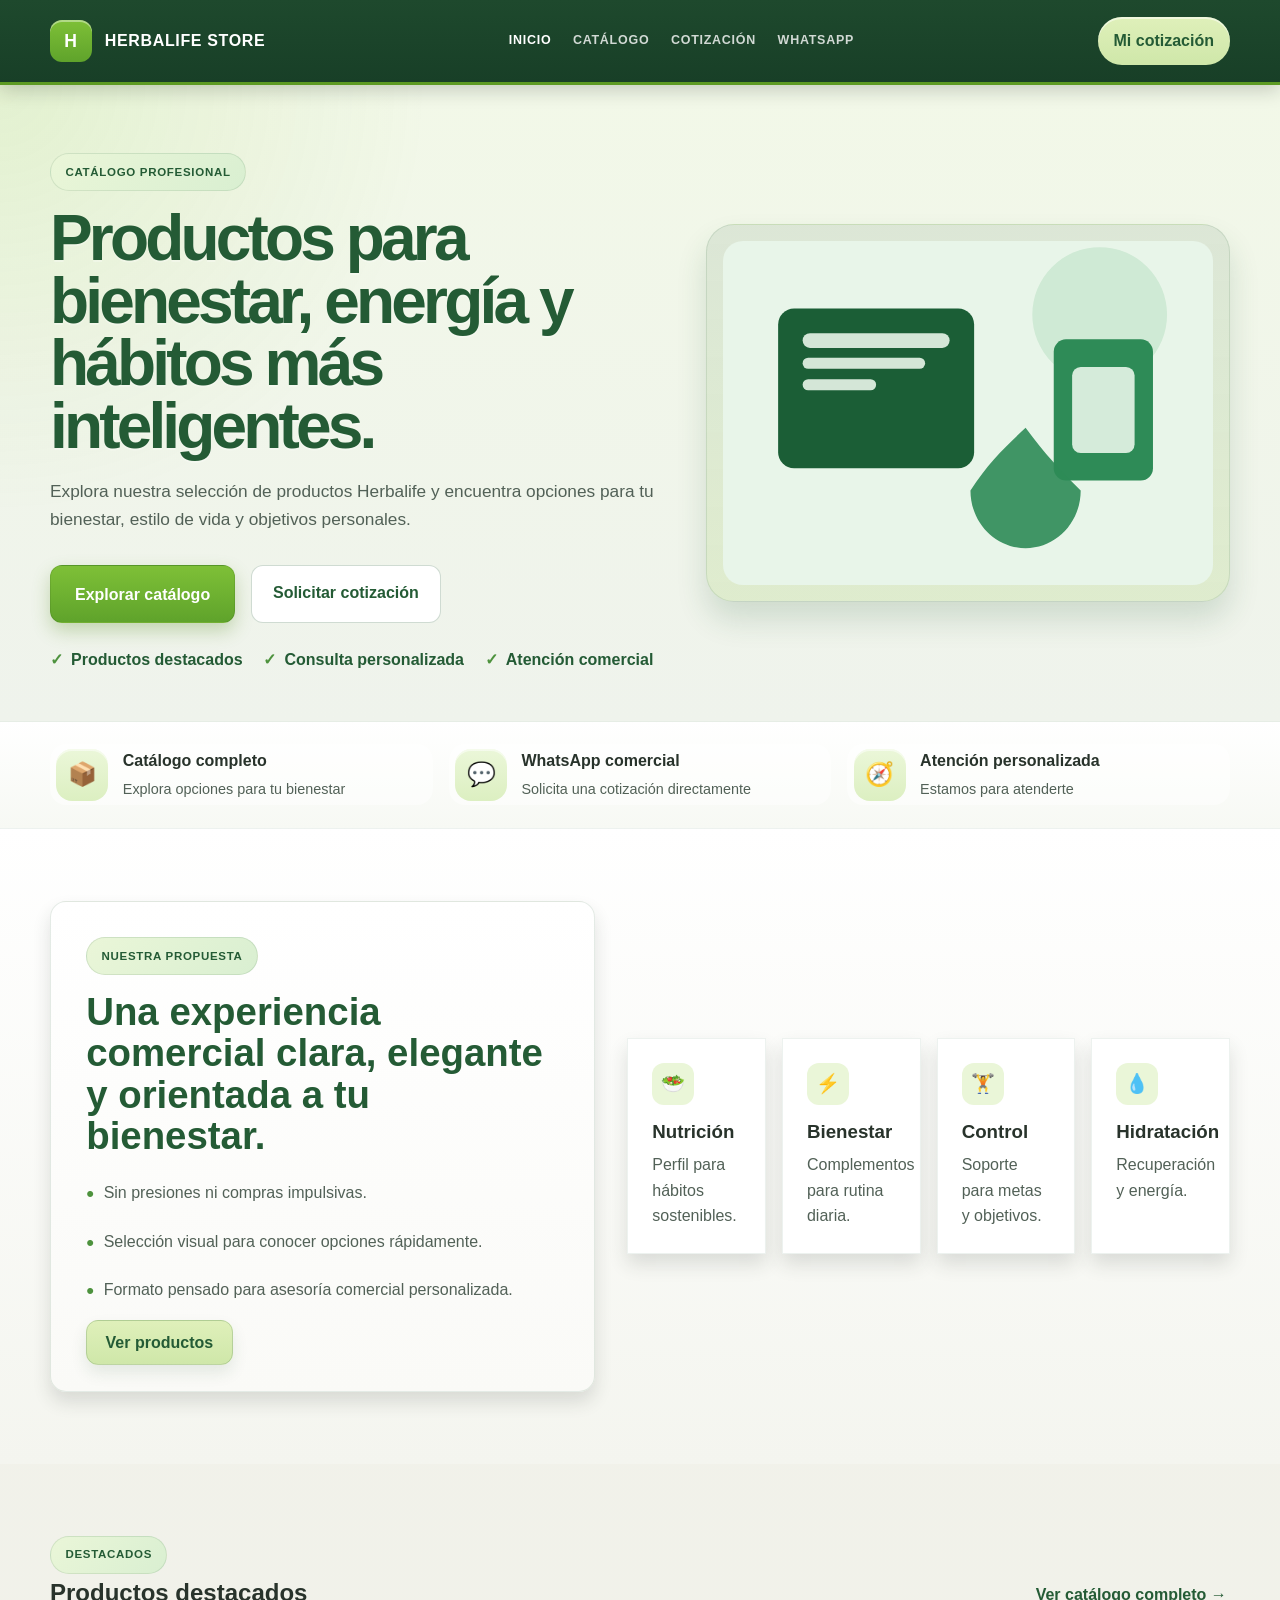
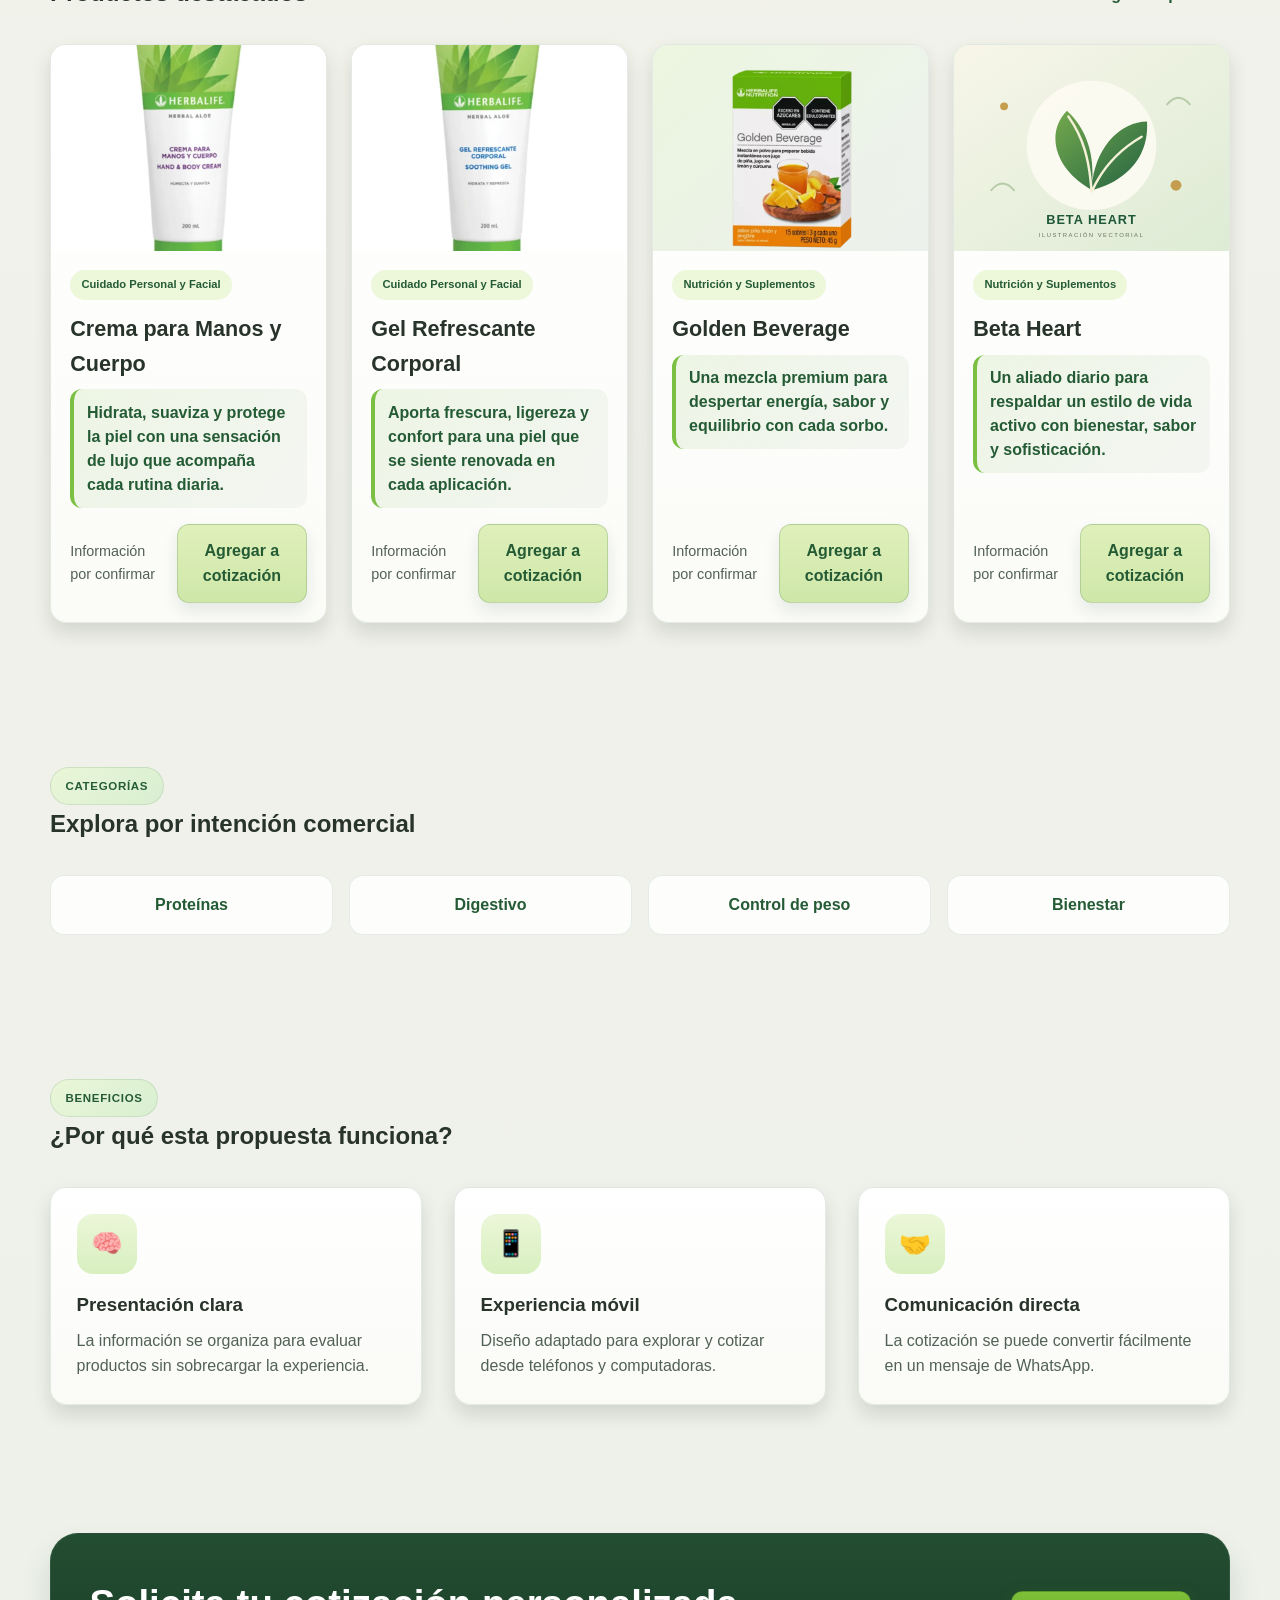
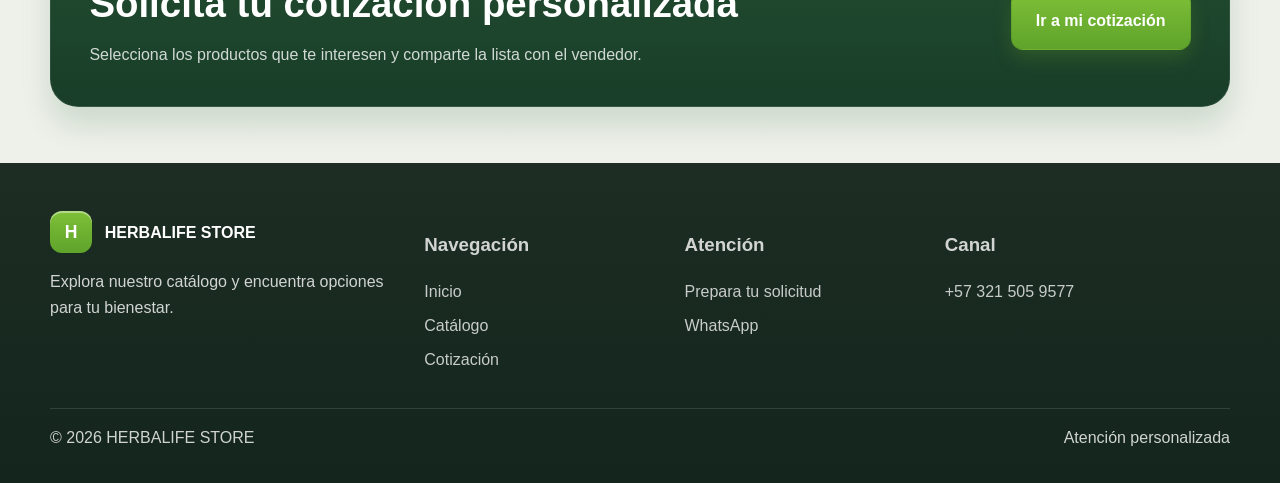
<file: index.html>
<!DOCTYPE html>
<html lang="es">
  <head>
    <meta charset="UTF-8" />
    <meta name="viewport" content="width=device-width, initial-scale=1.0" />
    <title>HERBALIFE STORE | Catálogo y cotizaciones</title>
    <meta name="description" content="Catálogo profesional de productos Herbalife para explorar opciones de bienestar y solicitar una cotización personalizada." />
    <link rel="stylesheet" href="assets/css/global.css" />
    <link rel="stylesheet" href="assets/css/components.css" />
    <link rel="stylesheet" href="assets/css/home.css" />
    <link rel="stylesheet" href="assets/css/responsive.css" />
  </head>
  <body>
    <header class="site-header">
      <div class="container header-inner">
        <a href="index.html" class="brand" aria-label="Inicio">
          <span class="brand-mark">H</span>
          <span>HERBALIFE STORE</span>
        </a>

        <button class="nav-toggle" type="button" aria-label="Abrir menú" aria-expanded="false">☰</button>

        <nav class="main-nav" id="mainNav" aria-label="Navegación principal">
          <a href="index.html" class="active">Inicio</a>
          <a href="catalogo.html">Catálogo</a>
          <a href="cotizacion.html">Cotización</a>
          <a href="https://wa.me/573215059577" target="_blank" rel="noopener">WhatsApp</a>
        </nav>

        <a href="cotizacion.html" class="quote-pill" aria-label="Ver mi cotización">
          <span>Mi cotización</span>
          <span class="quote-count" data-quote-count>0</span>
        </a>
      </div>
    </header>

    <main>
      <section class="hero">
        <div class="container hero-grid">
          <div class="hero-copy">
            <span class="eyebrow">Catálogo profesional</span>
            <h1>Productos para bienestar, energía y hábitos más inteligentes.</h1>
            <p>
              Explora nuestra selección de productos Herbalife y encuentra opciones para tu bienestar,
              estilo de vida y objetivos personales.
            </p>
            <div class="hero-actions">
              <a href="catalogo.html" class="primary-btn">Explorar catálogo</a>
              <a href="cotizacion.html" class="outline-btn">Solicitar cotización</a>
            </div>
            <ul class="hero-points">
              <li>Productos destacados</li>
              <li>Consulta personalizada</li>
              <li>Atención comercial</li>
            </ul>
          </div>

          <div class="hero-media">
            <img src="assets/img/banners/hero-illustration.svg" alt="Productos y bienestar" />
          </div>
        </div>
      </section>

      <div class="info-strip">
        <div class="container">
          <div class="info-box">
            <div class="icon">📦</div>
            <div>
              <strong>Catálogo completo</strong>
              <span>Explora opciones para tu bienestar</span>
            </div>
          </div>
          <div class="info-box">
            <div class="icon">💬</div>
            <div>
              <strong>WhatsApp comercial</strong>
              <span>Solicita una cotización directamente</span>
            </div>
          </div>
          <div class="info-box">
            <div class="icon">🧭</div>
            <div>
              <strong>Atención personalizada</strong>
              <span>Estamos para atenderte</span>
            </div>
          </div>
        </div>
      </div>

      <section class="section HomeAbout">
        <div class="container">
          <div class="about-grid">
            <div class="about-card">
              <span class="eyebrow">Nuestra propuesta</span>
              <h2>Una experiencia comercial clara, elegante y orientada a tu bienestar.</h2>
              <ul class="about-list">
                <li>Sin presiones ni compras impulsivas.</li>
                <li>Selección visual para conocer opciones rápidamente.</li>
                <li>Formato pensado para asesoría comercial personalizada.</li>
              </ul>
              <a href="catalogo.html" class="secondary-btn">Ver productos</a>
            </div>

            <div class="category-preview">
              <div class="category-box">
                <span>🥗</span>
                <h3>Nutrición</h3>
                <p>Perfil para hábitos sostenibles.</p>
              </div>
              <div class="category-box">
                <span>⚡</span>
                <h3>Bienestar</h3>
                <p>Complementos para rutina diaria.</p>
              </div>
              <div class="category-box">
                <span>🏋️</span>
                <h3>Control</h3>
                <p>Soporte para metas y objetivos.</p>
              </div>
              <div class="category-box">
                <span>💧</span>
                <h3>Hidratación</h3>
                <p>Recuperación y energía.</p>
              </div>
            </div>
          </div>
        </div>
      </section>

      <section class="section">
        <div class="container">
          <div class="section-header">
            <div>
              <span class="eyebrow">Destacados</span>
              <h2>Productos destacados</h2>
            </div>
            <a href="catalogo.html" class="text-btn">Ver catálogo completo →</a>
          </div>
          <div class="product-grid" id="featuredGrid"></div>
        </div>
      </section>

      <section class="section">
        <div class="container">
          <div class="section-header">
            <div>
              <span class="eyebrow">Categorías</span>
              <h2>Explora por intención comercial</h2>
            </div>
          </div>
          <ul class="trust-list">
            <li>Proteínas</li>
            <li>Digestivo</li>
            <li>Control de peso</li>
            <li>Bienestar</li>
          </ul>
        </div>
      </section>

      <section class="section">
        <div class="container">
          <div class="section-header">
            <div>
              <span class="eyebrow">Beneficios</span>
              <h2>¿Por qué esta propuesta funciona?</h2>
            </div>
          </div>

          <div class="benefits-grid">
            <article class="benefit-card">
              <div class="icon">🧠</div>
              <h3>Presentación clara</h3>
              <p>La información se organiza para evaluar productos sin sobrecargar la experiencia.</p>
            </article>
            <article class="benefit-card">
              <div class="icon">📱</div>
              <h3>Experiencia móvil</h3>
              <p>Diseño adaptado para explorar y cotizar desde teléfonos y computadoras.</p>
            </article>
            <article class="benefit-card">
              <div class="icon">🤝</div>
              <h3>Comunicación directa</h3>
              <p>La cotización se puede convertir fácilmente en un mensaje de WhatsApp.</p>
            </article>
          </div>
        </div>
      </section>

      <section class="cta-panel">
        <div class="container">
          <div class="cta-box">
            <div>
              <h2>Solicita tu cotización personalizada</h2>
              <p>Selecciona los productos que te interesen y comparte la lista con el vendedor.</p>
            </div>
            <a href="cotizacion.html" class="primary-btn">Ir a mi cotización</a>
          </div>
        </div>
      </section>
    </main>

    <footer class="footer">
      <div class="container">
        <div class="footer-grid">
          <div>
            <div class="footer-brand">
              <span class="brand-mark">H</span>
              <span>HERBALIFE STORE</span>
            </div>
            <p>Explora nuestro catálogo y encuentra opciones para tu bienestar.</p>
          </div>
          <div>
            <h3>Navegación</h3>
            <div class="footer-nav">
              <a href="index.html">Inicio</a>
              <a href="catalogo.html">Catálogo</a>
              <a href="cotizacion.html">Cotización</a>
            </div>
          </div>
          <div>
            <h3>Atención</h3>
            <div class="footer-nav">
              <a href="cotizacion.html">Prepara tu solicitud</a>
              <a href="https://wa.me/573215059577" target="_blank" rel="noopener">WhatsApp</a>
            </div>
          </div>
          <div>
            <h3>Canal</h3>
            <div class="footer-nav">
              <a href="https://wa.me/573215059577" target="_blank" rel="noopener">+57 321 505 9577</a>
            </div>
          </div>
        </div>
        <div class="footer-bottom">
          <span>© <span id="currentYear"></span> HERBALIFE STORE</span>
          <span>Atención personalizada</span>
        </div>
      </div>
    </footer>

    <script src="assets/js/config.js" defer></script>
    <script src="assets/js/products.js" defer></script>
    <script src="assets/js/cart.js" defer></script>
    <script src="assets/js/app.js" defer></script>
  </body>
</html>
</file>
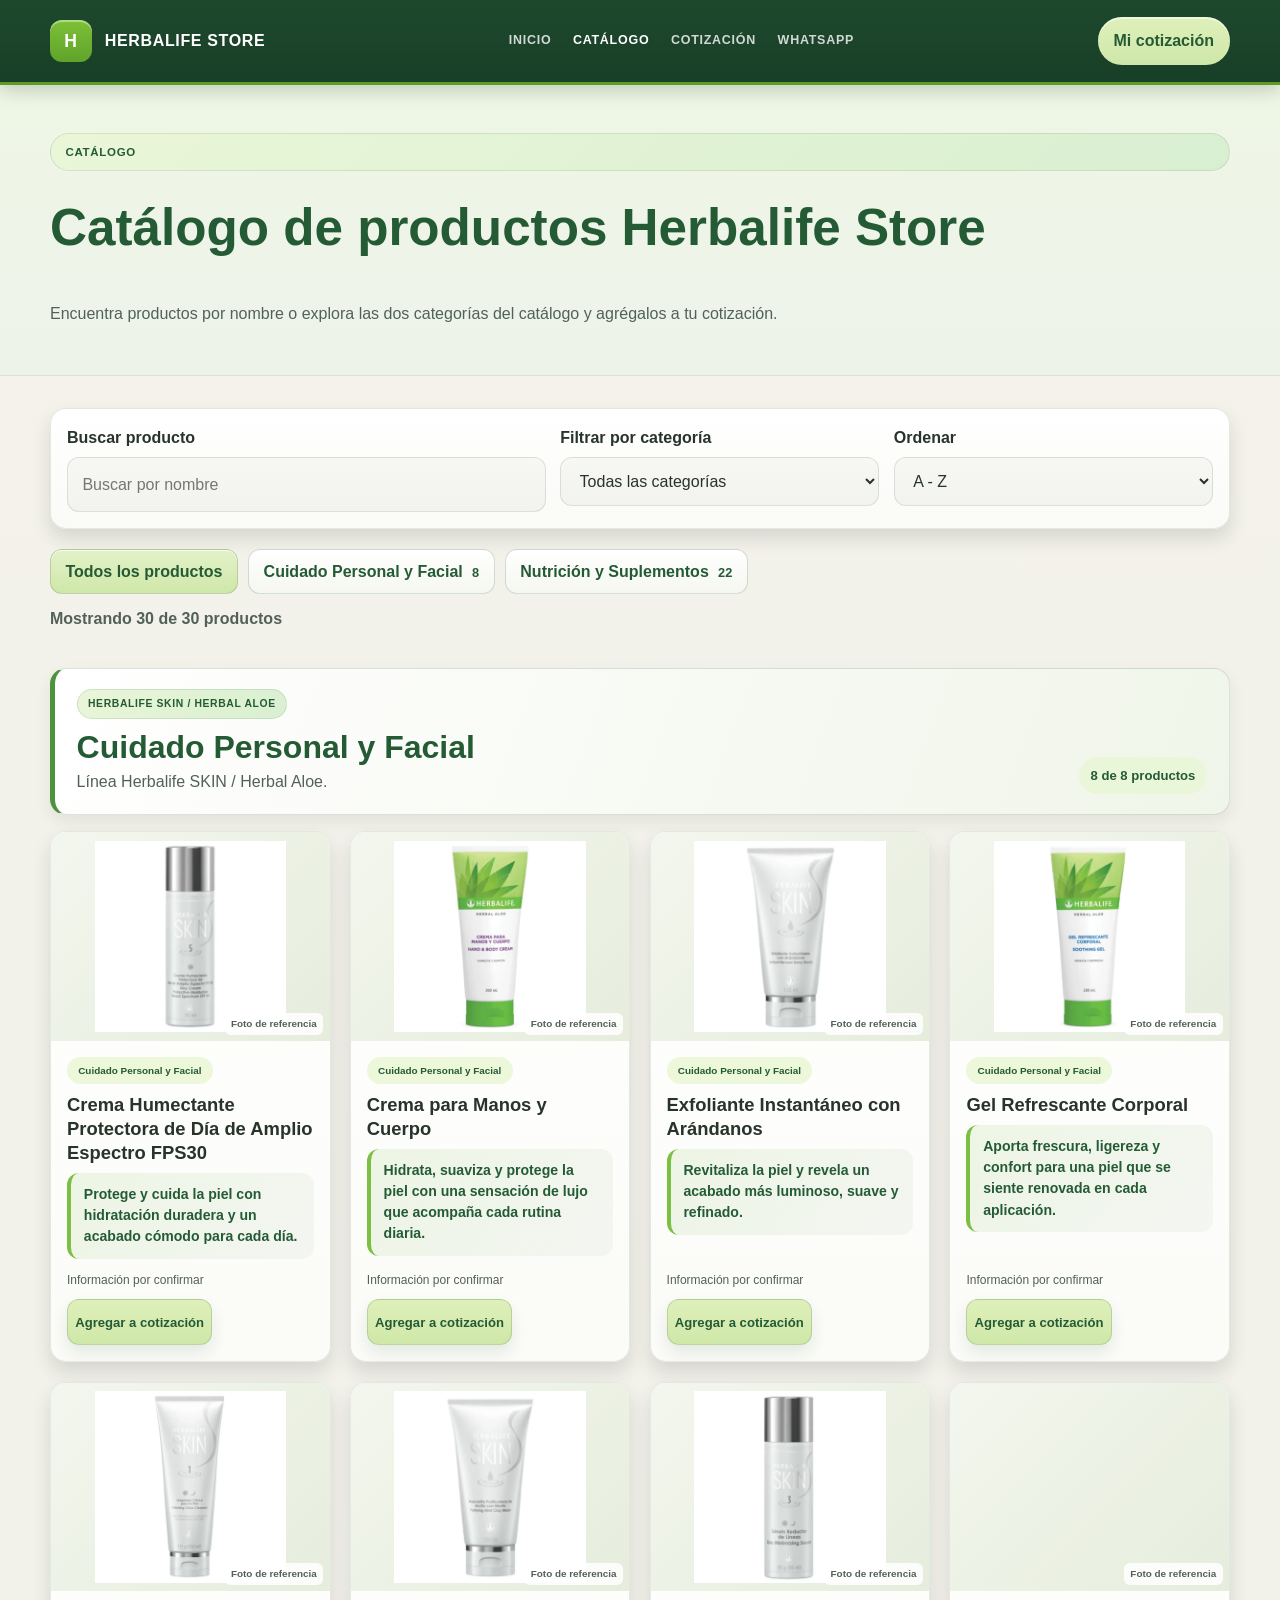
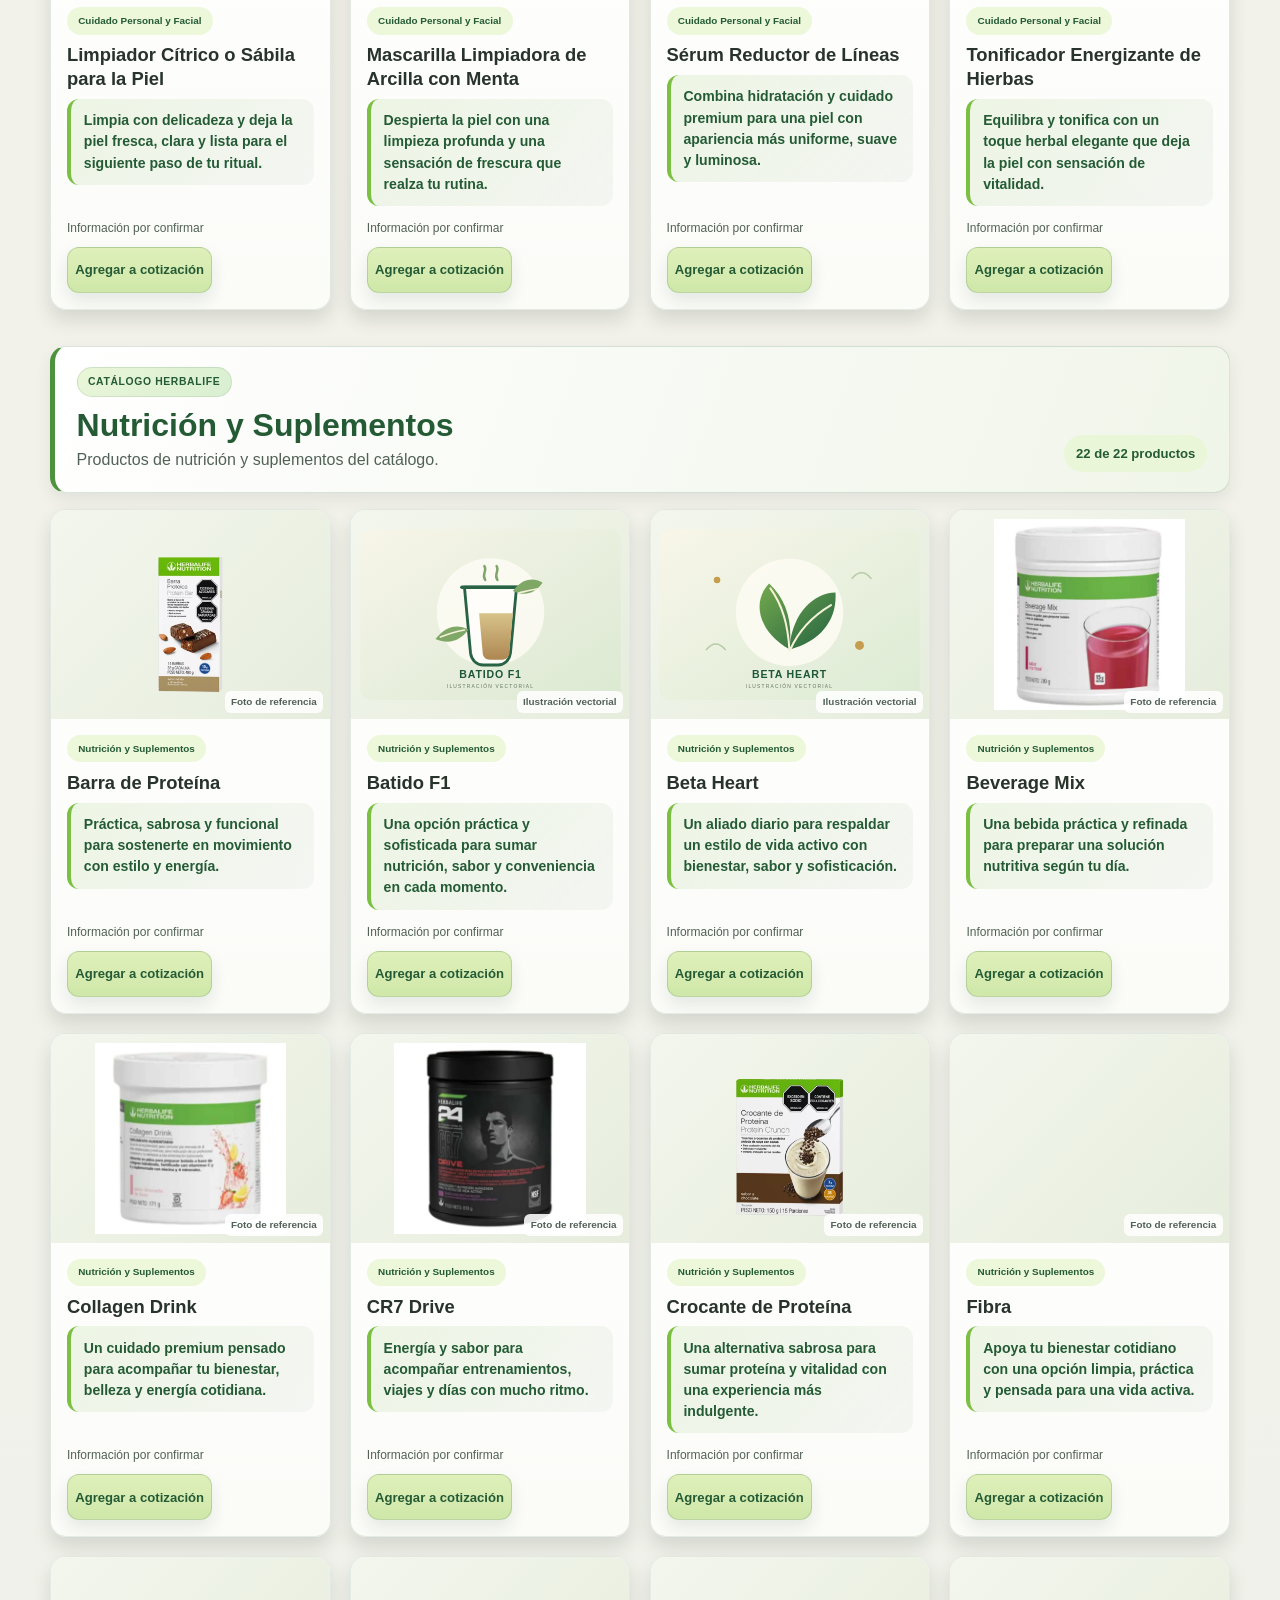
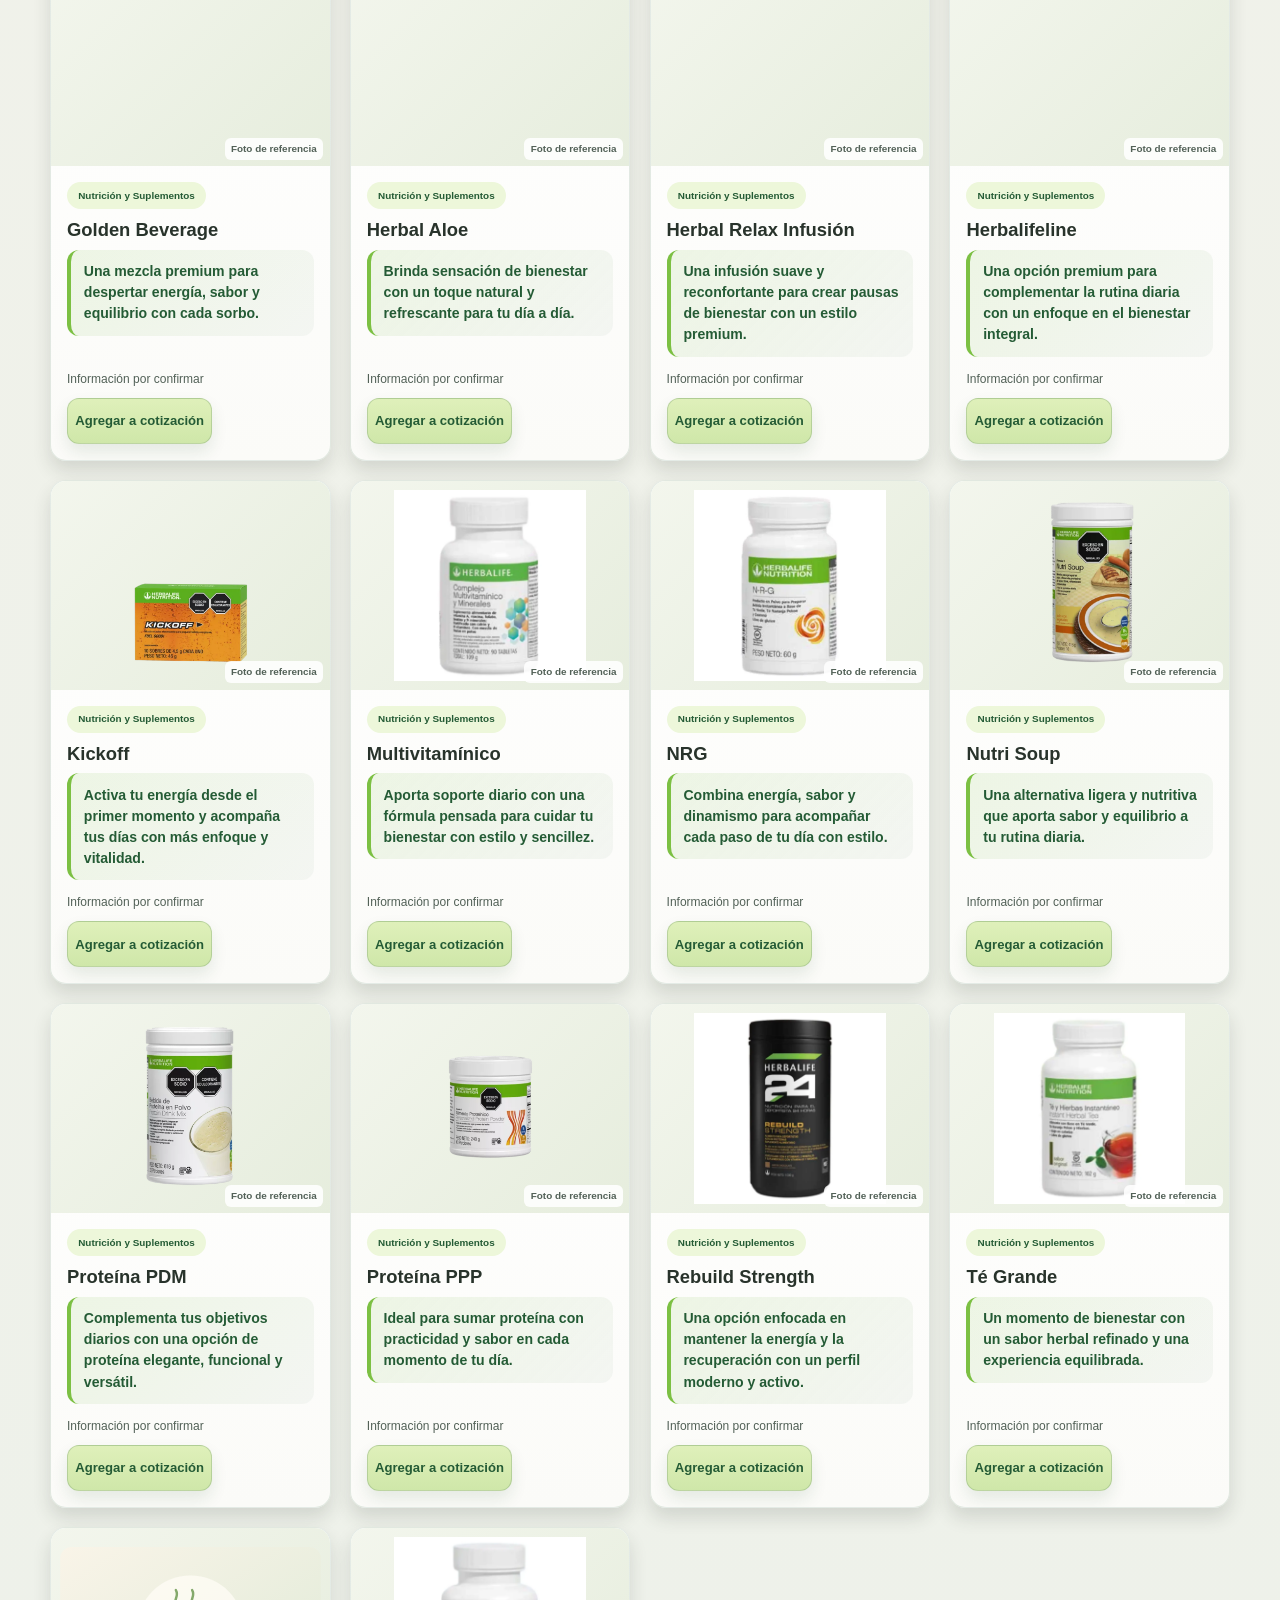
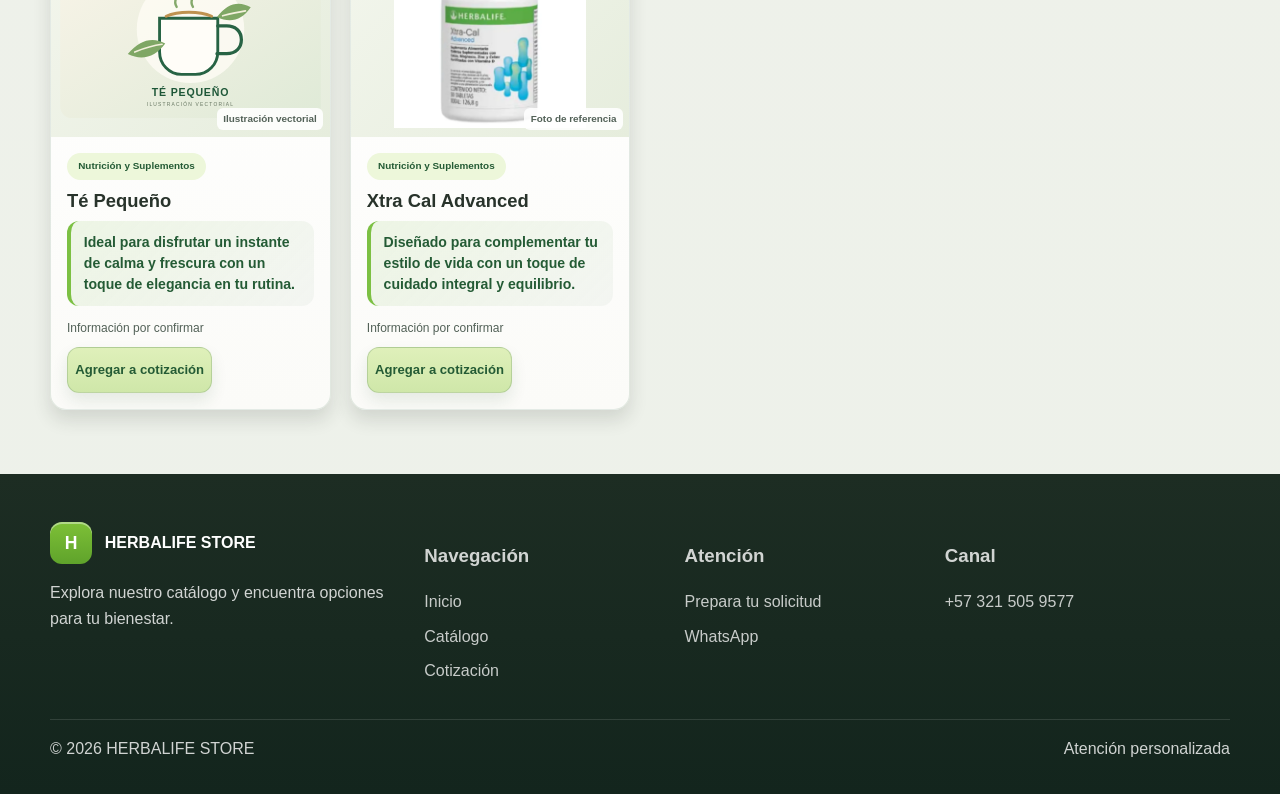
<file: catalogo.html>
<!DOCTYPE html>
<html lang="es">
  <head>
    <meta charset="UTF-8" />
    <meta name="viewport" content="width=device-width, initial-scale=1.0" />
    <title>Catálogo | HERBALIFE STORE</title>
    <link rel="stylesheet" href="assets/css/global.css" />
    <link rel="stylesheet" href="assets/css/components.css" />
    <link rel="stylesheet" href="assets/css/catalogo.css" />
    <link rel="stylesheet" href="assets/css/responsive.css" />
  </head>
  <body>
    <header class="site-header">
      <div class="container header-inner">
        <a href="index.html" class="brand" aria-label="Inicio">
          <span class="brand-mark">H</span>
          <span>HERBALIFE STORE</span>
        </a>

        <button class="nav-toggle" type="button" aria-label="Abrir menú" aria-expanded="false">☰</button>

        <nav class="main-nav" id="mainNav" aria-label="Navegación principal">
          <a href="index.html">Inicio</a>
          <a href="catalogo.html" class="active">Catálogo</a>
          <a href="cotizacion.html">Cotización</a>
          <a href="https://wa.me/573215059577" target="_blank" rel="noopener">WhatsApp</a>
        </nav>

        <a href="cotizacion.html" class="quote-pill" aria-label="Ver mi cotización">
          <span>Mi cotización</span>
          <span class="quote-count" data-quote-count>0</span>
        </a>
      </div>
    </header>

    <main>
      <section class="page-banner">
        <div class="container">
          <span class="eyebrow">Catálogo</span>
          <h1>Catálogo de productos Herbalife Store</h1>
          <p>Encuentra productos por nombre o explora las dos categorías del catálogo y agrégalos a tu cotización.</p>
        </div>
      </section>

      <section class="section catalog-section">
        <div class="container">
          <div class="catalog-toolbar">
            <div class="filter-panel">
              <div class="field">
                <label for="catalogSearch">Buscar producto</label>
                <input id="catalogSearch" type="search" placeholder="Buscar por nombre" autocomplete="off" />
              </div>

              <div class="field">
                <label for="categoryFilter">Filtrar por categoría</label>
                <select id="categoryFilter">
                  <option value="all">Todas las categorías</option>
                  <option value="personal">Cuidado Personal y Facial</option>
                  <option value="nutrition">Nutrición y Suplementos</option>
                </select>
              </div>

              <div class="field">
                <label for="sortOrder">Ordenar</label>
                <select id="sortOrder">
                  <option value="name-asc">A - Z</option>
                  <option value="name-desc">Z - A</option>
                </select>
              </div>
            </div>
          </div>

          <nav class="category-navigation" id="categoryNavigation" aria-label="Navegar por categoría">
            <button type="button" class="category-nav-button" data-category-nav="all" aria-pressed="true">Todos los productos</button>
            <button type="button" class="category-nav-button" data-category-nav="personal" aria-pressed="false">Cuidado Personal y Facial <span>8</span></button>
            <button type="button" class="category-nav-button" data-category-nav="nutrition" aria-pressed="false">Nutrición y Suplementos <span>22</span></button>
          </nav>
          <p class="catalog-result-count" id="catalogResultCount" aria-live="polite"></p>
          <div id="catalogSections"></div>
        </div>
      </section>
    </main>

    <footer class="footer">
      <div class="container">
        <div class="footer-grid">
          <div>
            <div class="footer-brand">
              <span class="brand-mark">H</span>
              <span>HERBALIFE STORE</span>
            </div>
            <p>Explora nuestro catálogo y encuentra opciones para tu bienestar.</p>
          </div>
          <div>
            <h3>Navegación</h3>
            <div class="footer-nav">
              <a href="index.html">Inicio</a>
              <a href="catalogo.html">Catálogo</a>
              <a href="cotizacion.html">Cotización</a>
            </div>
          </div>
          <div>
            <h3>Atención</h3>
            <div class="footer-nav">
              <a href="cotizacion.html">Prepara tu solicitud</a>
              <a href="https://wa.me/573215059577" target="_blank" rel="noopener">WhatsApp</a>
            </div>
          </div>
          <div>
            <h3>Canal</h3>
            <div class="footer-nav">
              <a href="https://wa.me/573215059577" target="_blank" rel="noopener">+57 321 505 9577</a>
            </div>
          </div>
        </div>
        <div class="footer-bottom">
          <span>© <span id="currentYear"></span> HERBALIFE STORE</span>
          <span>Atención personalizada</span>
        </div>
      </div>
    </footer>

    <script src="assets/js/config.js" defer></script>
    <script src="assets/js/products.js" defer></script>
    <script src="assets/js/cart.js" defer></script>
    <script src="assets/js/app.js" defer></script>
    <script src="assets/js/catalog.js" defer></script>
  </body>
</html>
</file>
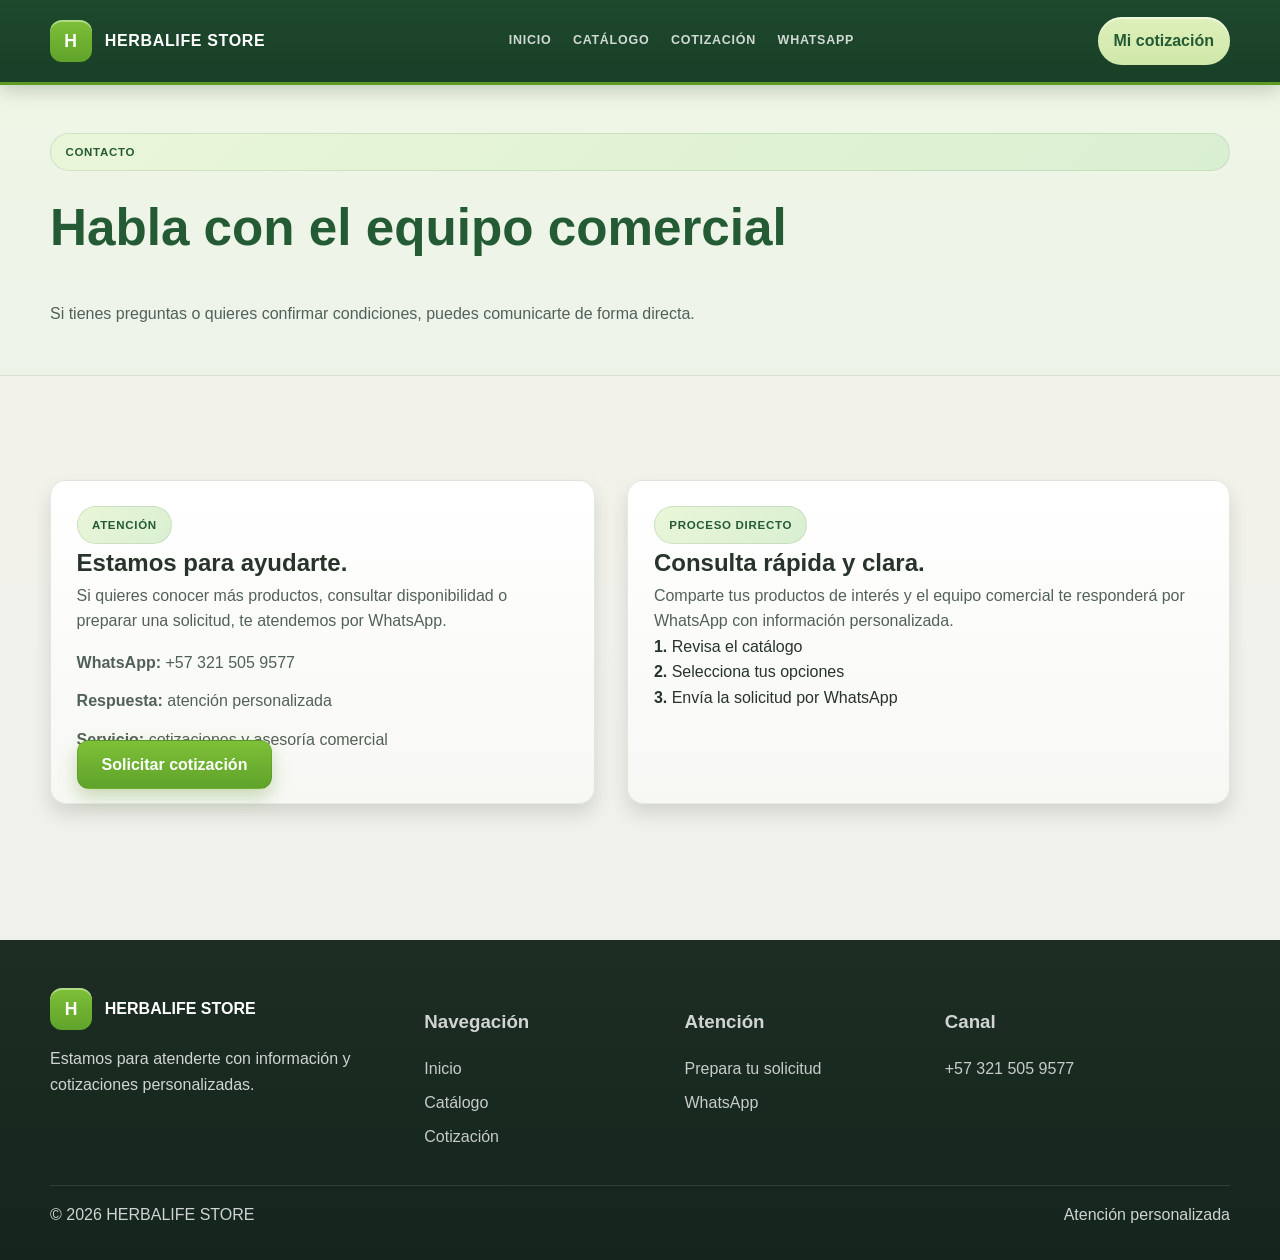
<file: contacto.html>
<!DOCTYPE html>
<html lang="es">
  <head>
    <meta charset="UTF-8" />
    <meta name="viewport" content="width=device-width, initial-scale=1.0" />
    <title>Contacto | HERBALIFE STORE</title>
    <link rel="stylesheet" href="assets/css/global.css" />
    <link rel="stylesheet" href="assets/css/components.css" />
    <link rel="stylesheet" href="assets/css/responsive.css" />
  </head>
  <body>
    <header class="site-header">
      <div class="container header-inner">
        <a href="index.html" class="brand" aria-label="Inicio">
          <span class="brand-mark">H</span>
          <span>HERBALIFE STORE</span>
        </a>

        <button class="nav-toggle" type="button" aria-label="Abrir menú" aria-expanded="false">☰</button>

        <nav class="main-nav" id="mainNav" aria-label="Navegación principal">
          <a href="index.html">Inicio</a>
          <a href="catalogo.html">Catálogo</a>
          <a href="cotizacion.html">Cotización</a>
          <a href="https://wa.me/573215059577" target="_blank" rel="noopener">WhatsApp</a>
        </nav>

        <a href="cotizacion.html" class="quote-pill" aria-label="Ver mi cotización">
          <span>Mi cotización</span>
          <span class="quote-count" data-quote-count>0</span>
        </a>
      </div>
    </header>

    <main>
      <section class="page-banner">
        <div class="container">
          <span class="eyebrow">Contacto</span>
          <h1>Habla con el equipo comercial</h1>
          <p>Si tienes preguntas o quieres confirmar condiciones, puedes comunicarte de forma directa.</p>
        </div>
      </section>

      <section class="section">
        <div class="container contact-grid">
          <div class="contact-card">
            <span class="eyebrow">Atención</span>
            <h2>Estamos para ayudarte.</h2>
            <p>Si quieres conocer más productos, consultar disponibilidad o preparar una solicitud, te atendemos por WhatsApp.</p>
            <ul class="contact-list">
              <li><strong>WhatsApp:</strong> +57 321 505 9577</li>
              <li><strong>Respuesta:</strong> atención personalizada</li>
              <li><strong>Servicio:</strong> cotizaciones y asesoría comercial</li>
            </ul>
            <div class="contact-actions">
              <a href="https://wa.me/573215059577?text=Hola%2C%20quiero%20consultar%20productos%20y%20solicitar%20una%20cotizaci%C3%B3n." class="primary-btn" target="_blank" rel="noopener">Solicitar cotización</a>
            </div>
          </div>

          <div class="contact-card solace-card">
            <span class="eyebrow">Proceso directo</span>
            <h2>Consulta rápida y clara.</h2>
            <p>Comparte tus productos de interés y el equipo comercial te responderá por WhatsApp con información personalizada.</p>
            <div class="benefit-list">
              <div>
                <strong>1.</strong>
                <span>Revisa el catálogo</span>
              </div>
              <div>
                <strong>2.</strong>
                <span>Selecciona tus opciones</span>
              </div>
              <div>
                <strong>3.</strong>
                <span>Envía la solicitud por WhatsApp</span>
              </div>
            </div>
          </div>
        </div>
      </section>
    </main>

    <footer class="footer">
      <div class="container">
        <div class="footer-grid">
          <div>
            <div class="footer-brand">
              <span class="brand-mark">H</span>
              <span>HERBALIFE STORE</span>
            </div>
            <p>Estamos para atenderte con información y cotizaciones personalizadas.</p>
          </div>
          <div>
            <h3>Navegación</h3>
            <div class="footer-nav">
              <a href="index.html">Inicio</a>
              <a href="catalogo.html">Catálogo</a>
              <a href="cotizacion.html">Cotización</a>
            </div>
          </div>
          <div>
            <h3>Atención</h3>
            <div class="footer-nav">
              <a href="cotizacion.html">Prepara tu solicitud</a>
              <a href="https://wa.me/573215059577" target="_blank" rel="noopener">WhatsApp</a>
            </div>
          </div>
          <div>
            <h3>Canal</h3>
            <div class="footer-nav">
              <a href="https://wa.me/573215059577" target="_blank" rel="noopener">+57 321 505 9577</a>
            </div>
          </div>
        </div>
        <div class="footer-bottom">
          <span>© <span id="currentYear"></span> HERBALIFE STORE</span>
          <span>Atención personalizada</span>
        </div>
      </div>
    </footer>

    <script src="assets/js/config.js" defer></script>
    <script src="assets/js/products.js" defer></script>
    <script src="assets/js/cart.js" defer></script>
    <script src="assets/js/app.js" defer></script>
  </body>
</html>
</file>
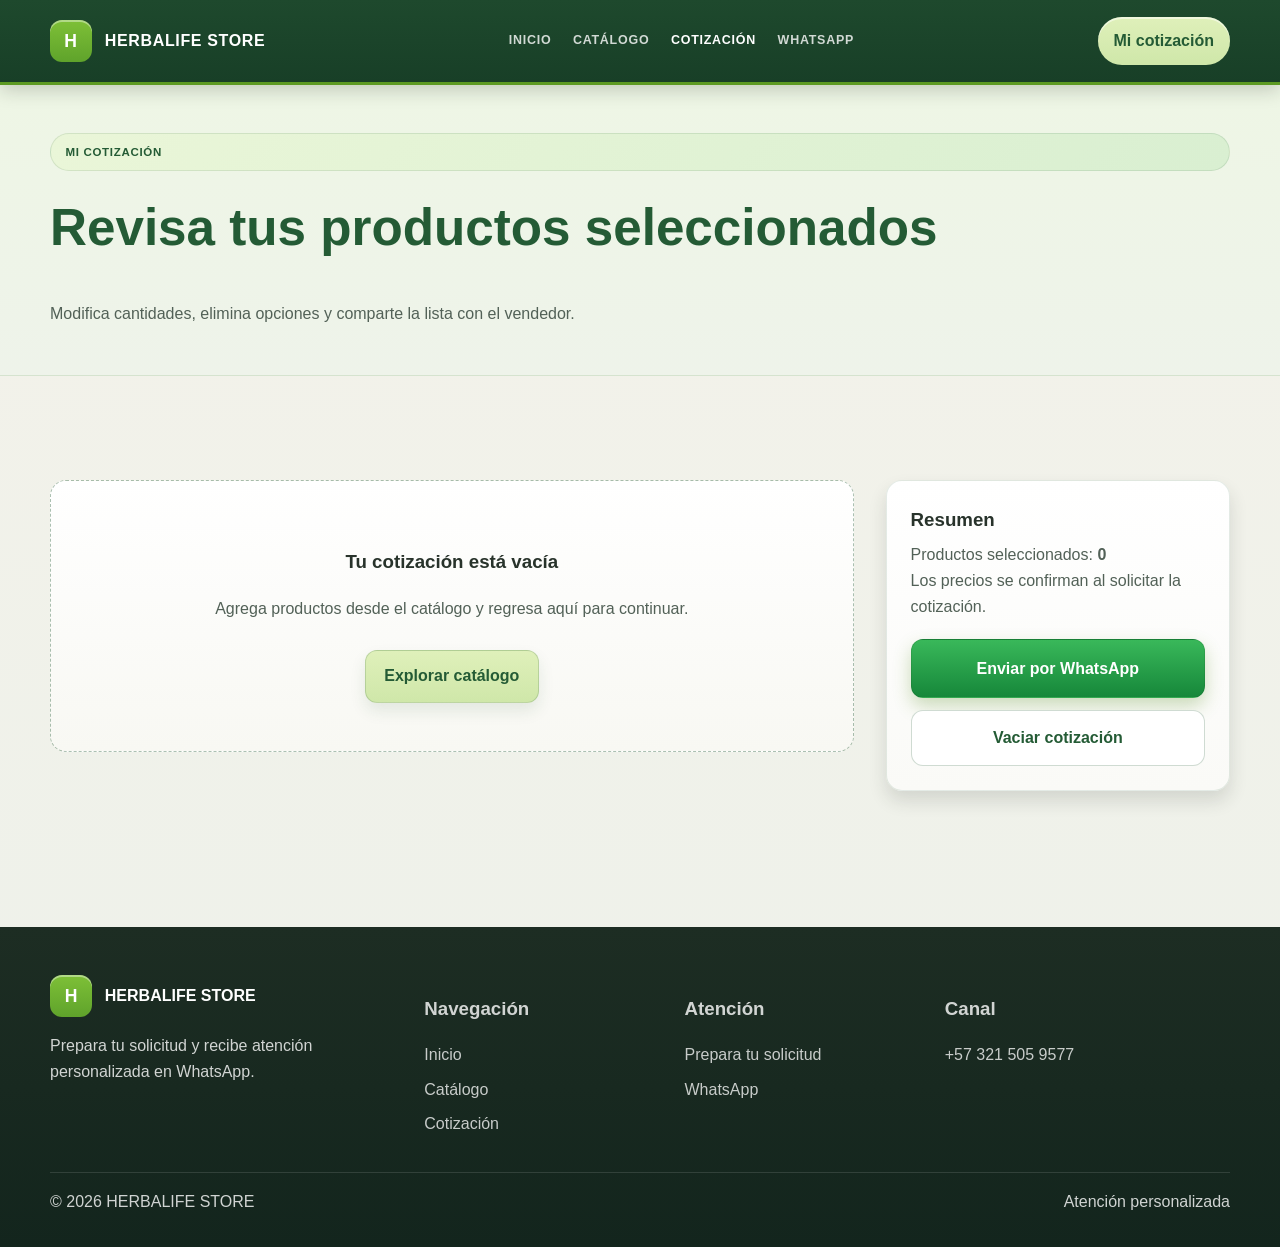
<file: cotizacion.html>
<!DOCTYPE html>
<html lang="es">
  <head>
    <meta charset="UTF-8" />
    <meta name="viewport" content="width=device-width, initial-scale=1.0" />
    <title>Mi cotización | HERBALIFE STORE</title>
    <link rel="stylesheet" href="assets/css/global.css" />
    <link rel="stylesheet" href="assets/css/components.css" />
    <link rel="stylesheet" href="assets/css/responsive.css" />
  </head>
  <body>
    <header class="site-header">
      <div class="container header-inner">
        <a href="index.html" class="brand" aria-label="Inicio">
          <span class="brand-mark">H</span>
          <span>HERBALIFE STORE</span>
        </a>

        <button class="nav-toggle" type="button" aria-label="Abrir menú" aria-expanded="false">☰</button>

        <nav class="main-nav" id="mainNav" aria-label="Navegación principal">
          <a href="index.html">Inicio</a>
          <a href="catalogo.html">Catálogo</a>
          <a href="cotizacion.html" class="active">Cotización</a>
          <a href="https://wa.me/573215059577" target="_blank" rel="noopener">WhatsApp</a>
        </nav>

        <a href="cotizacion.html" class="quote-pill" aria-label="Ver mi cotización">
          <span>Mi cotización</span>
          <span class="quote-count" data-quote-count>0</span>
        </a>
      </div>
    </header>

    <main>
      <section class="page-banner">
        <div class="container">
          <span class="eyebrow">Mi cotización</span>
          <h1>Revisa tus productos seleccionados</h1>
          <p>Modifica cantidades, elimina opciones y comparte la lista con el vendedor.</p>
        </div>
      </section>

      <section class="section">
        <div class="container quote-layout">
          <div>
            <div class="quote-list" id="quoteItems"></div>
          </div>

          <aside id="quoteSummary" class="summary-box"></aside>
        </div>
      </section>
    </main>

    <footer class="footer">
      <div class="container">
        <div class="footer-grid">
          <div>
            <div class="footer-brand">
              <span class="brand-mark">H</span>
              <span>HERBALIFE STORE</span>
            </div>
            <p>Prepara tu solicitud y recibe atención personalizada en WhatsApp.</p>
          </div>
          <div>
            <h3>Navegación</h3>
            <div class="footer-nav">
              <a href="index.html">Inicio</a>
              <a href="catalogo.html">Catálogo</a>
              <a href="cotizacion.html">Cotización</a>
            </div>
          </div>
          <div>
            <h3>Atención</h3>
            <div class="footer-nav">
              <a href="cotizacion.html">Prepara tu solicitud</a>
              <a href="https://wa.me/573215059577" target="_blank" rel="noopener">WhatsApp</a>
            </div>
          </div>
          <div>
            <h3>Canal</h3>
            <div class="footer-nav">
              <a href="https://wa.me/573215059577" target="_blank" rel="noopener">+57 321 505 9577</a>
            </div>
          </div>
        </div>
        <div class="footer-bottom">
          <span>© <span id="currentYear"></span> HERBALIFE STORE</span>
          <span>Atención personalizada</span>
        </div>
      </div>
    </footer>

    <script src="assets/js/config.js" defer></script>
    <script src="assets/js/products.js" defer></script>
    <script src="assets/js/cart.js" defer></script>
    <script src="assets/js/whatsapp.js" defer></script>
    <script src="assets/js/app.js" defer></script>
    <script src="assets/js/quotation.js" defer></script>
  </body>
</html>
</file>
<file: assets/css/global.css>
:root {
  --green-900: #245B35;
  --green-800: #2f6b3f;
  --green-700: #4D923D;
  --green-600: #78BE20;
  --green-100: #EAF6D8;
  --green-50: #F3F7EE;
  --cream: #F5F3E9;
  --white: #FFFFFF;
  --gray-50: #F0F1ED;
  --gray-100: #E8EAE5;
  --gray-200: #D9DED6;
  --gray-600: #526157;
  --gray-900: #28332B;
  --shadow-soft: 0 18px 30px rgba(36, 91, 53, 0.16);
  --shadow-card: 0 10px 18px rgba(40, 51, 43, 0.14);
  --radius-lg: 24px;
  --radius-md: 16px;
  --radius-sm: 10px;
  --max-width: 1180px;
}

* {
  box-sizing: border-box;
}

html {
  scroll-behavior: smooth;
}

body {
  margin: 0;
  font-family: "Segoe UI", Tahoma, Geneva, Verdana, sans-serif;
  background: linear-gradient(180deg, #f4f2ea 0%, #edf1ea 100%);
  color: var(--gray-900);
  line-height: 1.6;
}

a {
  color: inherit;
  text-decoration: none;
}

img {
  max-width: 100%;
  display: block;
}

button,
input,
select,
textarea {
  font: inherit;
}

.container {
  width: min(100% - 2rem, var(--max-width));
  margin: 0 auto;
}

.section {
  padding: 4.5rem 0;
}

.section-header {
  display: flex;
  justify-content: space-between;
  align-items: end;
  gap: 1rem;
  margin-bottom: 2rem;
}

.section-header h2,
.hero-copy h1,
.page-hero h1,
.quote-layout h2,
.contact-grid h2,
.page-banner h1 {
  margin: 0;
}

.section-header p,
.hero-copy p,
.page-hero p,
.quote-layout p,
.contact-grid p,
.page-banner p {
  color: var(--gray-600);
}

.eyebrow {
  display: inline-flex;
  align-items: center;
  gap: 0.5rem;
  background: linear-gradient(135deg, var(--green-100), #d9efd1);
  color: var(--green-900);
  border: 1px solid rgba(36, 91, 53, 0.12);
  font-weight: 800;
  padding: 0.55rem 0.9rem;
  border-radius: 999px;
  letter-spacing: 0.06em;
  font-size: 0.72rem;
  text-transform: uppercase;
}

.primary-btn,
.secondary-btn,
.outline-btn,
.text-btn,
.qty-btn {
  cursor: pointer;
  border: 0;
  transition: transform 0.2s ease, box-shadow 0.2s ease, opacity 0.2s ease;
}

.primary-btn:hover,
.secondary-btn:hover,
.outline-btn:hover,
.text-btn:hover,
.qty-btn:hover {
  transform: translateY(-2px);
}

.primary-btn {
  background: linear-gradient(180deg, #7ec037 0%, #5fa32b 100%);
  color: var(--white);
  padding: 0.96rem 1.5rem;
  border-radius: 12px;
  box-shadow: 0 8px 18px rgba(89, 143, 38, 0.3);
  border: 1px solid rgba(26, 59, 23, 0.12);
  font-weight: 800;
}

.secondary-btn {
  background: linear-gradient(180deg, #dff0ba 0%, #cfe7a9 100%);
  color: var(--green-900);
  padding: 0.8rem 1.15rem;
  border-radius: 12px;
  font-weight: 800;
  border: 1px solid rgba(36, 91, 53, 0.18);
  box-shadow: 0 8px 16px rgba(31, 77, 41, 0.1);
}

.outline-btn {
  background: var(--white);
  color: var(--green-900);
  border: 1px solid rgba(36, 91, 53, 0.22);
  padding: 0.88rem 1.3rem;
  border-radius: 12px;
  font-weight: 800;
  box-shadow: inset 0 1px 0 rgba(255,255,255,0.8);
}

.text-btn {
  background: transparent;
  color: var(--green-900);
  padding: 0.3rem 0.2rem;
  font-weight: 800;
}

.site-header {
  position: sticky;
  top: 0;
  z-index: 50;
  background: linear-gradient(180deg, #1e492d 0%, #183f27 100%);
  border-bottom: 3px solid rgba(120, 190, 32, 0.7);
  box-shadow: 0 5px 18px rgba(18, 32, 21, 0.2);
}

.header-inner {
  display: flex;
  align-items: center;
  justify-content: space-between;
  min-height: 82px;
  gap: 1rem;
}

.brand {
  display: inline-flex;
  align-items: center;
  gap: 0.8rem;
  font-weight: 900;
  color: var(--white);
  letter-spacing: 0.04em;
}

.brand-mark {
  width: 42px;
  height: 42px;
  display: grid;
  place-items: center;
  border-radius: 12px;
  background: linear-gradient(180deg, #7ec037 0%, #5fa32b 100%);
  color: var(--white);
  font-size: 1.1rem;
  box-shadow: inset 0 2px 0 rgba(255,255,255,0.4);
}

.main-nav {
  display: flex;
  align-items: center;
  gap: 1.35rem;
}

.main-nav a {
  color: rgba(255,255,255,0.8);
  font-weight: 700;
  text-transform: uppercase;
  font-size: 0.78rem;
  letter-spacing: 0.06em;
}

.main-nav a:hover,
.main-nav a.active {
  color: var(--white);
}

.quote-pill {
  display: inline-flex;
  align-items: center;
  gap: 0.6rem;
  padding: 0.7rem 1rem;
  background: linear-gradient(180deg, #dff0ba 0%, #cfe7a9 100%);
  color: var(--green-900);
  border-radius: 999px;
  font-weight: 800;
  box-shadow: inset 0 2px 0 rgba(255,255,255,0.5);
}

.quote-count {
  display: inline-grid;
  place-items: center;
  width: 1.8rem;
  height: 1.8rem;
  border-radius: 50%;
  background: var(--green-900);
  color: var(--white);
  font-size: 0.8rem;
}

.quote-count[hidden] {
  display: none;
}

.page-banner {
  background: linear-gradient(180deg, #eef6e5 0%, #eef3ea 100%);
  border-bottom: 1px solid rgba(36, 91, 53, 0.12);
  padding: 3rem 0 2rem;
}

.page-banner .container {
  display: grid;
  gap: 1rem;
}

.page-banner h1 {
  font-size: clamp(2.2rem, 4vw, 3.2rem);
  color: var(--green-900);
}

.product-grid {
  display: grid;
  gap: 1.5rem;
  grid-template-columns: repeat(auto-fit, minmax(240px, 1fr));
}

.product-card {
  display: flex;
  flex-direction: column;
  background: linear-gradient(180deg, #ffffff 0%, #fbfbf8 100%);
  border-radius: var(--radius-md);
  overflow: hidden;
  border: 1px solid rgba(36, 91, 53, 0.12);
  box-shadow: var(--shadow-card);
}

.card-media {
  aspect-ratio: 4 / 3;
  background: linear-gradient(135deg, rgba(120, 190, 32, 0.14), rgba(36, 91, 53, 0.08));
  overflow: hidden;
}

.card-media img {
  width: 100%;
  height: 100%;
  object-fit: cover;
}

.card-content {
  display: flex;
  flex-direction: column;
  flex: 1;
  padding: 1.2rem;
}

.card-meta {
  display: flex;
  justify-content: space-between;
  gap: 0.75rem;
  margin-bottom: 0.8rem;
}

.category-pill,
.availability-tag {
  display: inline-flex;
  align-items: center;
  padding: 0.35rem 0.7rem;
  border-radius: 999px;
  font-size: 0.7rem;
  font-weight: 800;
}

.category-pill {
  background: #edf7da;
  color: var(--green-900);
}

.availability-tag {
  background: rgba(77, 146, 61, 0.12);
  color: var(--green-900);
}

.card-content h3 {
  margin: 0 0 0.5rem;
  font-size: 1.35rem;
  color: var(--gray-900);
}

.card-content p {
  margin: 0 0 1rem;
  padding: 0.7rem 0.8rem;
  border-left: 4px solid #7cc043;
  border-radius: 0.75rem;
  background: linear-gradient(135deg, rgba(124, 192, 67, 0.12), rgba(36, 91, 53, 0.04));
  color: var(--green-900);
  font-weight: 600;
  line-height: 1.5;
}

.card-footer {
  display: flex;
  justify-content: space-between;
  align-items: center;
  gap: 0.75rem;
  margin-top: auto;
}

.presentation {
  color: var(--gray-600);
  font-size: 0.9rem;
}

.empty-state {
  padding: 3rem 2rem;
  text-align: center;
  background: linear-gradient(180deg, #ffffff 0%, #f8f8f3 100%);
  border-radius: var(--radius-md);
  border: 1px dashed rgba(36, 91, 53, 0.38);
}

.toast {
  position: fixed;
  right: 1rem;
  bottom: 1rem;
  background: linear-gradient(180deg, #213e2a 0%, #142b1e 100%);
  color: var(--white);
  border-radius: 12px;
  padding: 0.8rem 1rem;
  box-shadow: var(--shadow-soft);
  opacity: 0;
  transform: translateY(10px);
  transition: opacity 0.2s ease, transform 0.2s ease;
  pointer-events: none;
  z-index: 200;
}

.toast.visible {
  opacity: 1;
  transform: translateY(0);
}

.nav-toggle {
  display: none;
  border: 0;
  background: rgba(255,255,255,0.12);
  color: var(--white);
  border-radius: 12px;
  width: 44px;
  height: 44px;
  font-size: 1.25rem;
}

@media (max-width: 820px) {
  .nav-toggle {
    display: inline-flex;
    align-items: center;
    justify-content: center;
  }

  .main-nav {
    position: absolute;
    top: 100%;
    left: 1rem;
    right: 1rem;
    display: none;
    flex-direction: column;
    align-items: flex-start;
    padding: 1rem;
    background: rgba(18, 38, 25, 0.98);
    border: 1px solid rgba(120, 190, 32, 0.35);
    border-radius: 16px;
    box-shadow: var(--shadow-card);
  }

  .main-nav.is-open {
    display: flex;
  }

  .header-inner {
    position: relative;
  }
}
</file>
<file: assets/css/components.css>
.hero {
  padding: 4.25rem 0 3rem;
  background: radial-gradient(circle at top left, rgba(120, 190, 32, 0.12), transparent 30%), linear-gradient(180deg, #f2f8e8 0%, #eff3ec 100%);
}

.hero-grid {
  display: grid;
  grid-template-columns: 1.08fr 0.92fr;
  align-items: center;
  gap: 2.5rem;
}

.hero-copy h1 {
  margin-top: 1rem;
  font-size: clamp(2.7rem, 5vw, 4.6rem);
  line-height: 0.98;
  letter-spacing: -0.06em;
  color: var(--green-900);
  text-shadow: 0 2px 0 rgba(255,255,255,0.3);
}

.hero-copy p {
  margin: 1.25rem 0 2rem;
  font-size: 1.08rem;
  max-width: 640px;
  color: var(--gray-600);
}

.hero-actions {
  display: flex;
  flex-wrap: wrap;
  gap: 1rem;
  margin-bottom: 1.5rem;
}

.hero-points {
  display: flex;
  flex-wrap: wrap;
  gap: 1.3rem;
  padding: 0;
  margin: 0;
  list-style: none;
  color: var(--green-900);
  font-weight: 800;
}

.hero-points li::before {
  content: '✓';
  color: var(--green-700);
  margin-right: 0.5rem;
}

.hero-media {
  position: relative;
  background: linear-gradient(180deg, rgba(36,91,53,0.1), rgba(120,190,32,0.14));
  border-radius: 28px;
  padding: 1rem;
  box-shadow: var(--shadow-soft);
  border: 1px solid rgba(36,91,53,0.12);
}

.hero-media::before {
  content: "";
  position: absolute;
  inset: 18px auto auto 18px;
  width: 120px;
  height: 120px;
  background: rgba(120,190,32,0.12);
  border-radius: 50%;
}

.hero-media img {
  width: 100%;
  border-radius: 20px;
  position: relative;
  z-index: 1;
}

.info-strip {
  background: linear-gradient(180deg, var(--white) 0%, #f7f9f4 100%);
  border-top: 1px solid rgba(36,91,53,0.08);
  border-bottom: 1px solid rgba(36,91,53,0.08);
}

.info-strip .container {
  display: grid;
  grid-template-columns: repeat(3, minmax(0, 1fr));
  gap: 1rem;
  padding: 1.4rem 0;
}

.info-box {
  display: flex;
  gap: 0.9rem;
  align-items: center;
  color: var(--gray-900);
  background: rgba(255,255,255,0.4);
  border-radius: 16px;
  padding: 0.2rem 0.4rem;
}

.info-box .icon {
  width: 52px;
  height: 52px;
  border-radius: 16px;
  display: grid;
  place-items: center;
  background: linear-gradient(180deg, #ebf7d9 0%, #dcefc1 100%);
  color: var(--green-900);
  font-size: 1.45rem;
  box-shadow: inset 0 2px 0 rgba(255,255,255,0.5);
}

.info-box strong {
  display: block;
  margin-bottom: 0.2rem;
}

.info-box span {
  color: var(--gray-600);
  font-size: 0.9rem;
}

.HomeAbout {
  background: linear-gradient(180deg, #ffffff 0%, #f4f5ef 100%);
}

.about-grid,
.feature-grid,
.benefits-grid,
.contact-grid,
.quote-layout {
  display: grid;
  gap: 2rem;
}

.about-grid {
  grid-template-columns: 0.95fr 1.05fr;
  align-items: center;
}

.about-card,
.feature-card,
.benefit-card,
.contact-card,
.summary-box,
.quote-item,
.filter-panel {
  background: linear-gradient(180deg, #ffffff 0%, #fafaf7 100%);
  border-radius: var(--radius-md);
  border: 1px solid rgba(36, 91, 53, 0.12);
  box-shadow: var(--shadow-card);
}

.about-card {
  padding: 2.2rem;
}

.about-card h2 {
  margin: 1rem 0 1.2rem;
  font-size: clamp(2rem, 3vw, 2.6rem);
  line-height: 1.08;
  color: var(--green-900);
}

.about-list {
  list-style: none;
  padding: 0;
  margin: 0 0 1.3rem;
  display: grid;
  gap: 0.8rem;
  color: var(--gray-600);
}

.about-list li::before {
  content: '•';
  color: var(--green-700);
  margin-right: 0.6rem;
  font-size: 1.4rem;
  vertical-align: middle;
}

.feature-grid {
  grid-template-columns: repeat(4, minmax(0, 1fr));
}

.feature-card {
  padding: 1.5rem;
}

.feature-card .icon,
.benefit-card .icon {
  width: 60px;
  height: 60px;
  display: grid;
  place-items: center;
  margin-bottom: 1rem;
  border-radius: 16px;
  background: linear-gradient(180deg, #ebf7d9 0%, #d8efbf 100%);
  color: var(--green-900);
  font-size: 1.6rem;
}

.feature-card h3,
.benefit-card h3,
.contact-card h3,
.summary-box h3 {
  margin: 0 0 0.5rem;
}

.feature-card p,
.benefit-card p,
.contact-card p,
.summary-box p,
.quote-item p {
  margin: 0;
  color: var(--gray-600);
}

.catalog-toolbar {
  display: flex;
  flex-wrap: wrap;
  gap: 1rem;
  margin-bottom: 2rem;
}

.filter-panel {
  display: grid;
  grid-template-columns: 1.5fr 1fr 1fr;
  gap: 1rem;
  padding: 1rem;
  width: 100%;
}

.field {
  display: flex;
  flex-direction: column;
  gap: 0.45rem;
}

.field label {
  font-weight: 800;
  color: var(--gray-900);
}

.field input,
.field select,
.contact-form input,
.contact-form textarea {
  width: 100%;
  border: 1px solid rgba(36, 91, 53, 0.14);
  background: linear-gradient(180deg, #f7f8f4 0%, #f2f3ee 100%);
  border-radius: 12px;
  padding: 0.85rem 0.9rem;
  color: var(--gray-900);
}

.catalog-grid {
  display: grid;
  gap: 1.5rem;
  grid-template-columns: repeat(auto-fit, minmax(260px, 1fr));
}

.catalog-card {
  min-height: 100%;
}

.product-info-list {
  list-style: none;
  padding: 0;
  margin: 1rem 0 0;
  display: grid;
  gap: 0.4rem;
  color: var(--gray-600);
}

.benefits-grid {
  grid-template-columns: repeat(3, minmax(0, 1fr));
}

.benefit-card {
  padding: 1.6rem;
}

.cta-panel {
  padding: 3.5rem 0;
}

.cta-box {
  background: linear-gradient(180deg, #234d31 0%, #183d28 100%);
  border-radius: 28px;
  padding: 2.4rem;
  color: var(--white);
  display: flex;
  align-items: center;
  justify-content: space-between;
  gap: 1.5rem;
  border: 1px solid rgba(255,255,255,0.08);
  box-shadow: var(--shadow-soft);
}

.cta-box h2 {
  margin: 0 0 0.5rem;
  font-size: clamp(1.8rem, 3vw, 2.5rem);
}

.cta-box p {
  margin: 0;
  color: rgba(255,255,255,0.8);
}

.footer {
  background: linear-gradient(180deg, #1d2d23 0%, #13251d 100%);
  color: rgba(255,255,255,0.8);
  padding: 3rem 0 2rem;
}

.footer-grid {
  display: grid;
  grid-template-columns: 1.2fr 0.8fr 0.8fr 1fr;
  gap: 2rem;
}

.footer-brand {
  display: flex;
  align-items: center;
  gap: 0.8rem;
  font-weight: 900;
  color: var(--white);
  margin-bottom: 1rem;
}

.footer-nav {
  display: grid;
  gap: 0.55rem;
}

.footer-nav a,
.footer-nav span {
  color: rgba(255,255,255,0.76);
}

.footer-bottom {
  margin-top: 2.2rem;
  padding-top: 1rem;
  border-top: 1px solid rgba(255,255,255,0.12);
  display: flex;
  justify-content: space-between;
  gap: 1rem;
  flex-wrap: wrap;
}

.quote-layout {
  grid-template-columns: minmax(0, 1.4fr) minmax(260px, 0.6fr);
  align-items: start;
  padding: 2rem 0 4rem;
}

.quote-list {
  display: grid;
  gap: 1rem;
}

.quote-item {
  display: flex;
  justify-content: space-between;
  align-items: center;
  gap: 1rem;
  padding: 1rem 1.2rem;
}

.quote-controls {
  display: flex;
  align-items: center;
  gap: 0.75rem;
  flex-wrap: wrap;
}

.qty-btn {
  width: 44px;
  height: 44px;
  border-radius: 10px;
  background: linear-gradient(180deg, #ebf7d9 0%, #dcefc1 100%);
  color: var(--green-900);
  font-weight: 900;
  border: 1px solid rgba(36, 91, 53, 0.12);
}

.qty-value {
  min-width: 1.5rem;
  text-align: center;
  font-weight: 800;
}

.summary-box {
  padding: 1.5rem;
  position: sticky;
  top: 90px;
}

.whatsapp-quote-btn {
  min-height: 52px;
  background: linear-gradient(180deg, #39b85a 0%, #16873a 100%);
  color: var(--white);
}

.remove-quote-item {
  min-height: 44px;
  padding: 0.5rem 0.7rem;
  color: #8a2e24;
}

.empty-state .secondary-btn {
  display: inline-flex;
  align-items: center;
  justify-content: center;
  min-height: 46px;
  margin-top: 0.75rem;
}

.summary-actions {
  display: flex;
  flex-direction: column;
  gap: 0.8rem;
  margin-top: 1.25rem;
}

.summary-actions button,
.summary-actions a {
  width: 100%;
}

.contact-grid {
  grid-template-columns: 0.95fr 1.05fr;
  padding: 2rem 0 4rem;
}

.contact-card,
.contact-form {
  padding: 1.6rem;
}

.contact-card {
  background: linear-gradient(180deg, #ffffff 0%, #f7f8f4 100%);
}

.contact-form {
  display: grid;
  gap: 1rem;
  background: linear-gradient(180deg, #ffffff 0%, #f7f8f4 100%);
  border-radius: var(--radius-md);
  border: 1px solid rgba(36, 91, 53, 0.12);
  box-shadow: var(--shadow-card);
}

.contact-form textarea {
  min-height: 120px;
  resize: vertical;
}

.contact-list {
  list-style: none;
  padding: 0;
  margin: 1rem 0 0;
  display: grid;
  gap: 0.8rem;
  color: var(--gray-600);
}

@media (max-width: 900px) {
  .feature-grid,
  .benefits-grid,
  .footer-grid,
  .quote-layout,
  .about-grid,
  .contact-grid,
  .hero-grid,
  .filter-panel {
    grid-template-columns: 1fr;
  }

  .cta-box {
    flex-direction: column;
    align-items: flex-start;
  }
}
</file>
<file: assets/css/home.css>
.trust-list {
  display: grid;
  grid-template-columns: repeat(4, minmax(0, 1fr));
  gap: 1rem;
  margin: 0;
  padding: 0;
  list-style: none;
}

.trust-list li {
  background: rgba(255, 255, 255, 0.84);
  border: 1px solid rgba(27, 94, 54, 0.1);
  border-radius: 14px;
  padding: 1rem;
  text-align: center;
  font-weight: 700;
  color: var(--green-900);
}

.category-preview {
  display: grid;
  grid-template-columns: repeat(4, minmax(0, 1fr));
  gap: 1rem;
}

.category-box {
  background: var(--white);
  border-radius: var(--radius);
  padding: 1.5rem;
  border: 1px solid rgba(27, 94, 54, 0.08);
  box-shadow: var(--shadow-card);
}

.category-box span {
  display: inline-flex;
  margin-bottom: 0.7rem;
  width: 42px;
  height: 42px;
  border-radius: 12px;
  background: var(--green-100);
  align-items: center;
  justify-content: center;
  color: var(--green-900);
  font-size: 1.2rem;
}

.category-box h3 {
  margin: 0 0 0.35rem;
}

.category-box p {
  margin: 0;
  color: var(--gray-600);
}

@media (max-width: 900px) {
  .trust-list,
  .category-preview {
    grid-template-columns: repeat(2, minmax(0, 1fr));
  }
}

@media (max-width: 560px) {
  .trust-list,
  .category-preview {
    grid-template-columns: 1fr;
  }
}
</file>
<file: assets/css/responsive.css>
@media (max-width: 820px) {
  .quote-layout {
    grid-template-columns: minmax(0, 1fr);
  }

  .summary-box {
    position: static;
  }
}

@media (max-width: 640px) {
  .container {
    width: min(100% - 1.25rem, var(--max-width));
  }

  .hero {
    padding-top: 2.5rem;
  }

  .section {
    padding: 3.5rem 0;
  }

  .info-strip .container {
    grid-template-columns: minmax(0, 1fr);
  }

  .header-inner {
    min-height: 68px;
    gap: 0.45rem;
  }

  .brand {
    min-width: 0;
    gap: 0.45rem;
    font-size: 0.82rem;
    letter-spacing: 0;
  }

  .brand-mark {
    width: 38px;
    height: 38px;
    flex: 0 0 38px;
  }

  .site-header .quote-pill {
    display: inline-flex;
    flex: 0 0 auto;
    min-width: 44px;
    min-height: 44px;
    justify-content: center;
    padding: 0.3rem;
  }

  .quote-count {
    width: 2rem;
    height: 2rem;
  }

  .nav-toggle {
    flex: 0 0 44px;
  }

  .page-banner {
    padding: 2rem 0 1.5rem;
  }

  .page-banner h1 {
    font-size: clamp(1.8rem, 8vw, 2.5rem);
    overflow-wrap: anywhere;
  }

  .card-footer {
    flex-direction: column;
    align-items: stretch;
  }

  .hero-actions,
  .summary-actions {
    width: 100%;
  }

  .hero-actions .primary-btn,
  .hero-actions .outline-btn,
  .summary-actions .primary-btn,
  .summary-actions .outline-btn {
    width: 100%;
    min-height: 48px;
    justify-content: center;
  }

  .quote-layout {
    padding: 1rem 0 2.5rem;
  }

  .quote-item {
    flex-direction: column;
    align-items: stretch;
    padding: 1rem;
  }

  .quote-controls {
    display: grid;
    grid-template-columns: 44px minmax(36px, 1fr) 44px minmax(76px, auto);
    align-items: center;
    gap: 0.45rem;
  }

  .quote-controls .qty-value {
    min-height: 44px;
    display: grid;
    place-items: center;
  }

  .quote-controls .remove-quote-item {
    min-width: 76px;
    padding: 0.4rem;
  }

  .summary-box {
    padding: 1.1rem;
  }
}

@media (max-width: 359px) {
  .brand > span:last-child {
    display: none;
  }

  .brand {
    flex: 0 0 auto;
  }

  .header-inner {
    gap: 0.3rem;
  }

  .quote-controls {
    grid-template-columns: 44px minmax(24px, 1fr) 44px minmax(68px, auto);
    gap: 0.25rem;
  }
}
</file>
<file: assets/css/catalogo.css>
.catalog-section {
  padding: 2rem 0 4rem;
}

.catalog-toolbar {
  margin-bottom: 1rem;
}

.filter-panel {
  display: grid;
  grid-template-columns: minmax(0, 1.5fr) repeat(2, minmax(0, 1fr));
  gap: 0.9rem;
  padding: 1rem;
}

.field {
  min-width: 0;
}

.category-navigation {
  display: flex;
  flex-wrap: wrap;
  gap: 0.65rem;
  margin: 1.25rem 0 0.75rem;
}

.category-nav-button {
  min-height: 44px;
  padding: 0.55rem 0.9rem;
  border: 1px solid rgba(36, 91, 53, 0.2);
  border-radius: 12px;
  background: linear-gradient(180deg, #fff 0%, #f5f7f0 100%);
  color: var(--green-900);
  font-weight: 800;
  cursor: pointer;
}

.category-nav-button[aria-pressed="true"] {
  background: linear-gradient(180deg, #e3f2c8 0%, #cfe7a9 100%);
  box-shadow: inset 0 1px 0 rgba(255, 255, 255, 0.8);
}

.category-nav-button span {
  margin-left: 0.3rem;
  font-size: 0.8em;
}

.catalog-result-count {
  margin: 0.75rem 0 1.5rem;
  color: var(--gray-600);
  font-weight: 700;
}

.catalog-category {
  scroll-margin-top: 100px;
  margin-top: 2.25rem;
}

.catalog-category-header {
  display: flex;
  align-items: end;
  justify-content: space-between;
  gap: 1rem;
  padding: 1.25rem 1.35rem;
  margin-bottom: 1rem;
  border: 1px solid rgba(36, 91, 53, 0.16);
  border-left: 5px solid var(--green-700);
  border-radius: var(--radius-md);
  background: linear-gradient(110deg, #fff 0%, #f0f5e9 100%);
  box-shadow: 0 7px 16px rgba(40, 51, 43, 0.08);
}

.catalog-category-header .eyebrow {
  padding: 0.35rem 0.65rem;
  font-size: 0.65rem;
}

.catalog-category-header h2 {
  margin: 0.55rem 0 0.15rem;
  color: var(--green-900);
  font-size: clamp(1.35rem, 3vw, 2rem);
  line-height: 1.2;
}

.catalog-category-header p {
  margin: 0;
  color: var(--gray-600);
}

.category-count {
  flex: 0 0 auto;
  padding: 0.5rem 0.75rem;
  border-radius: 999px;
  background: var(--green-100);
  color: var(--green-900);
  font-size: 0.82rem;
  font-weight: 800;
}

.catalog-grid {
  display: grid;
  grid-template-columns: repeat(2, minmax(0, 1fr));
  gap: 0.8rem;
}

.catalog-card {
  min-width: 0;
  min-height: 100%;
}

.catalog-card .card-media {
  position: relative;
  aspect-ratio: 4 / 3;
  background: linear-gradient(135deg, #f3f6ed, #e6eddd);
}

.catalog-card .card-media img {
  object-fit: contain;
  padding: 0.55rem;
}

.image-note {
  position: absolute;
  right: 0.4rem;
  bottom: 0.4rem;
  padding: 0.2rem 0.4rem;
  border-radius: 6px;
  background: rgba(255, 255, 255, 0.88);
  color: var(--gray-600);
  font-size: 0.62rem;
  font-weight: 700;
}

.catalog-card .card-content {
  padding: 0.8rem;
}

.catalog-card .card-meta {
  margin-bottom: 0.55rem;
}

.catalog-card .category-pill {
  max-width: 100%;
  font-size: 0.62rem;
}

.catalog-card .card-content h3 {
  font-size: 1rem;
  line-height: 1.3;
  overflow-wrap: anywhere;
}

.catalog-card .product-description {
  margin-bottom: 0.8rem;
  padding: 0.7rem 0.8rem;
  border-left: 4px solid #7cc043;
  border-radius: 0.75rem;
  background: linear-gradient(135deg, rgba(124, 192, 67, 0.12), rgba(36, 91, 53, 0.04));
  color: var(--green-900);
  font-size: 0.88rem;
  font-weight: 600;
  line-height: 1.5;
}

.catalog-card .card-footer {
  display: grid;
  align-items: stretch;
  gap: 0.55rem;
}

.catalog-card .presentation {
  font-size: 0.75rem;
}

.catalog-card .add-to-quote {
  width: 100%;
  min-height: 46px;
  padding: 0.55rem 0.45rem;
  font-size: 0.82rem;
}

@media (max-width: 359px) {
  .catalog-grid {
    grid-template-columns: minmax(0, 1fr);
  }
}

@media (min-width: 680px) {
  .catalog-grid {
    grid-template-columns: repeat(3, minmax(0, 1fr));
    gap: 1.2rem;
  }

  .catalog-card .card-content {
    padding: 1rem;
  }

  .catalog-card .card-content h3 {
    font-size: 1.15rem;
  }
}

@media (min-width: 1024px) {
  .catalog-grid {
    grid-template-columns: repeat(4, minmax(0, 1fr));
  }
}

@media (max-width: 679px) {
  .filter-panel {
    grid-template-columns: minmax(0, 1fr);
  }

  .catalog-category-header {
    align-items: flex-start;
    flex-direction: column;
    padding: 1rem;
  }

  .category-navigation {
    display: grid;
    grid-template-columns: minmax(0, 1fr);
  }
}
</file>
